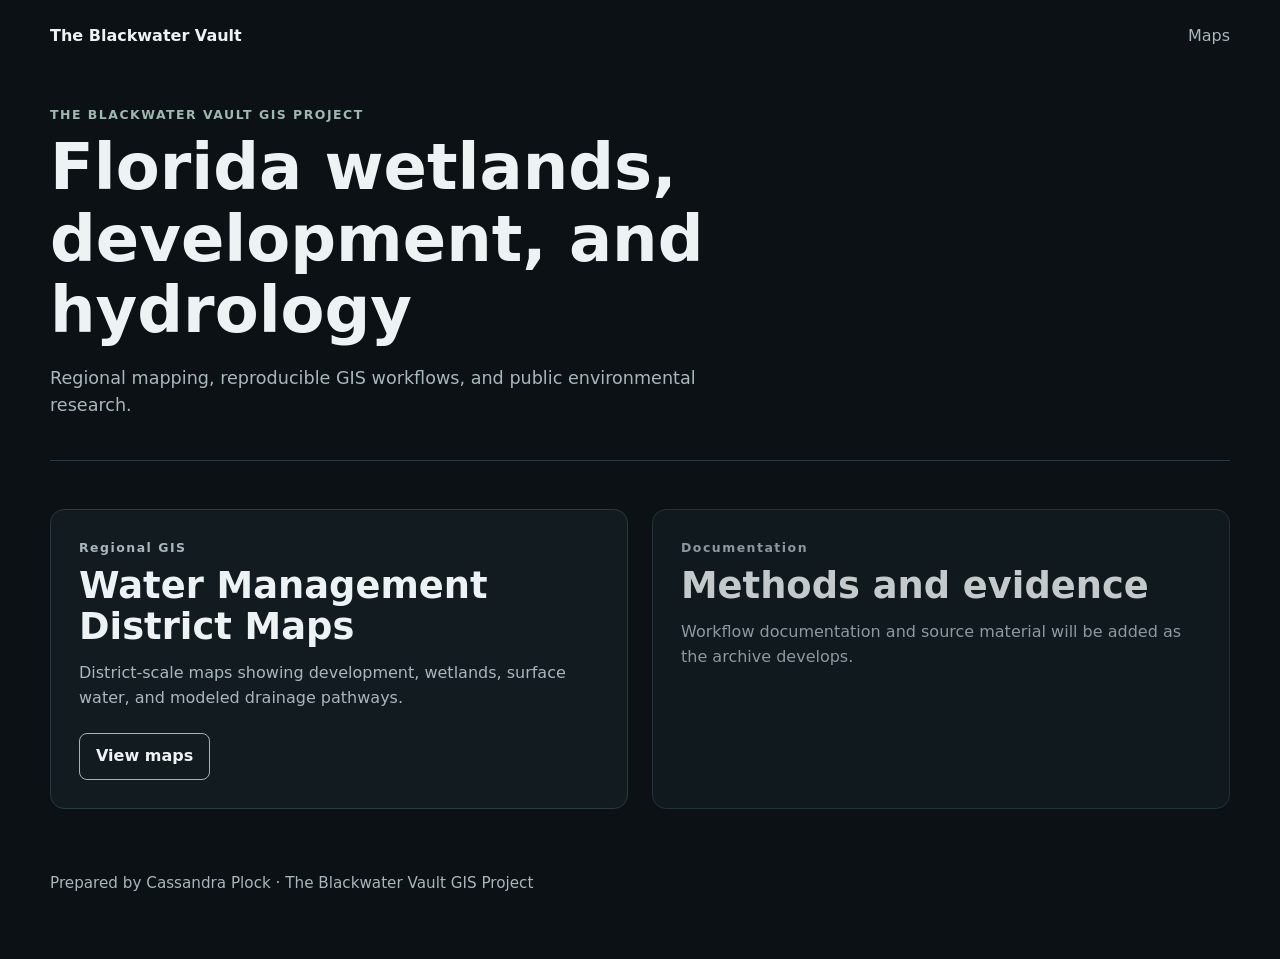
<file: index.html>
<!doctype html>
<html lang="en">
<head>
  <meta charset="utf-8">
  <meta name="viewport" content="width=device-width, initial-scale=1">
  <meta name="description" content="The Blackwater Vault GIS Project: Florida wetlands, development pressure, and regional hydrologic mapping.">
  <title>The Blackwater Vault</title>
  <link rel="stylesheet" href="styles.css">
</head>
<body>
  <header class="site-header">
    <nav class="site-nav" aria-label="Primary navigation">
      <a class="brand" href="index.html">The Blackwater Vault</a>
      <a href="maps.html">Maps</a>
    </nav>
    <p class="eyebrow">THE BLACKWATER VAULT GIS PROJECT</p>
    <h1>Florida wetlands, development, and hydrology</h1>
    <p class="intro">Regional mapping, reproducible GIS workflows, and public environmental research.</p>
  </header>

  <main>
    <section class="home-grid" aria-label="Project areas">
      <article class="feature-card">
        <p class="map-number">Regional GIS</p>
        <h2>Water Management District Maps</h2>
        <p>District-scale maps showing development, wetlands, surface water, and modeled drainage pathways.</p>
        <a class="button" href="maps.html">View maps</a>
      </article>

      <article class="feature-card muted-card">
        <p class="map-number">Documentation</p>
        <h2>Methods and evidence</h2>
        <p>Workflow documentation and source material will be added as the archive develops.</p>
      </article>
    </section>
  </main>

  <footer>
    <p>Prepared by Cassandra Plock · The Blackwater Vault GIS Project</p>
  </footer>
</body>
</html>
</file>
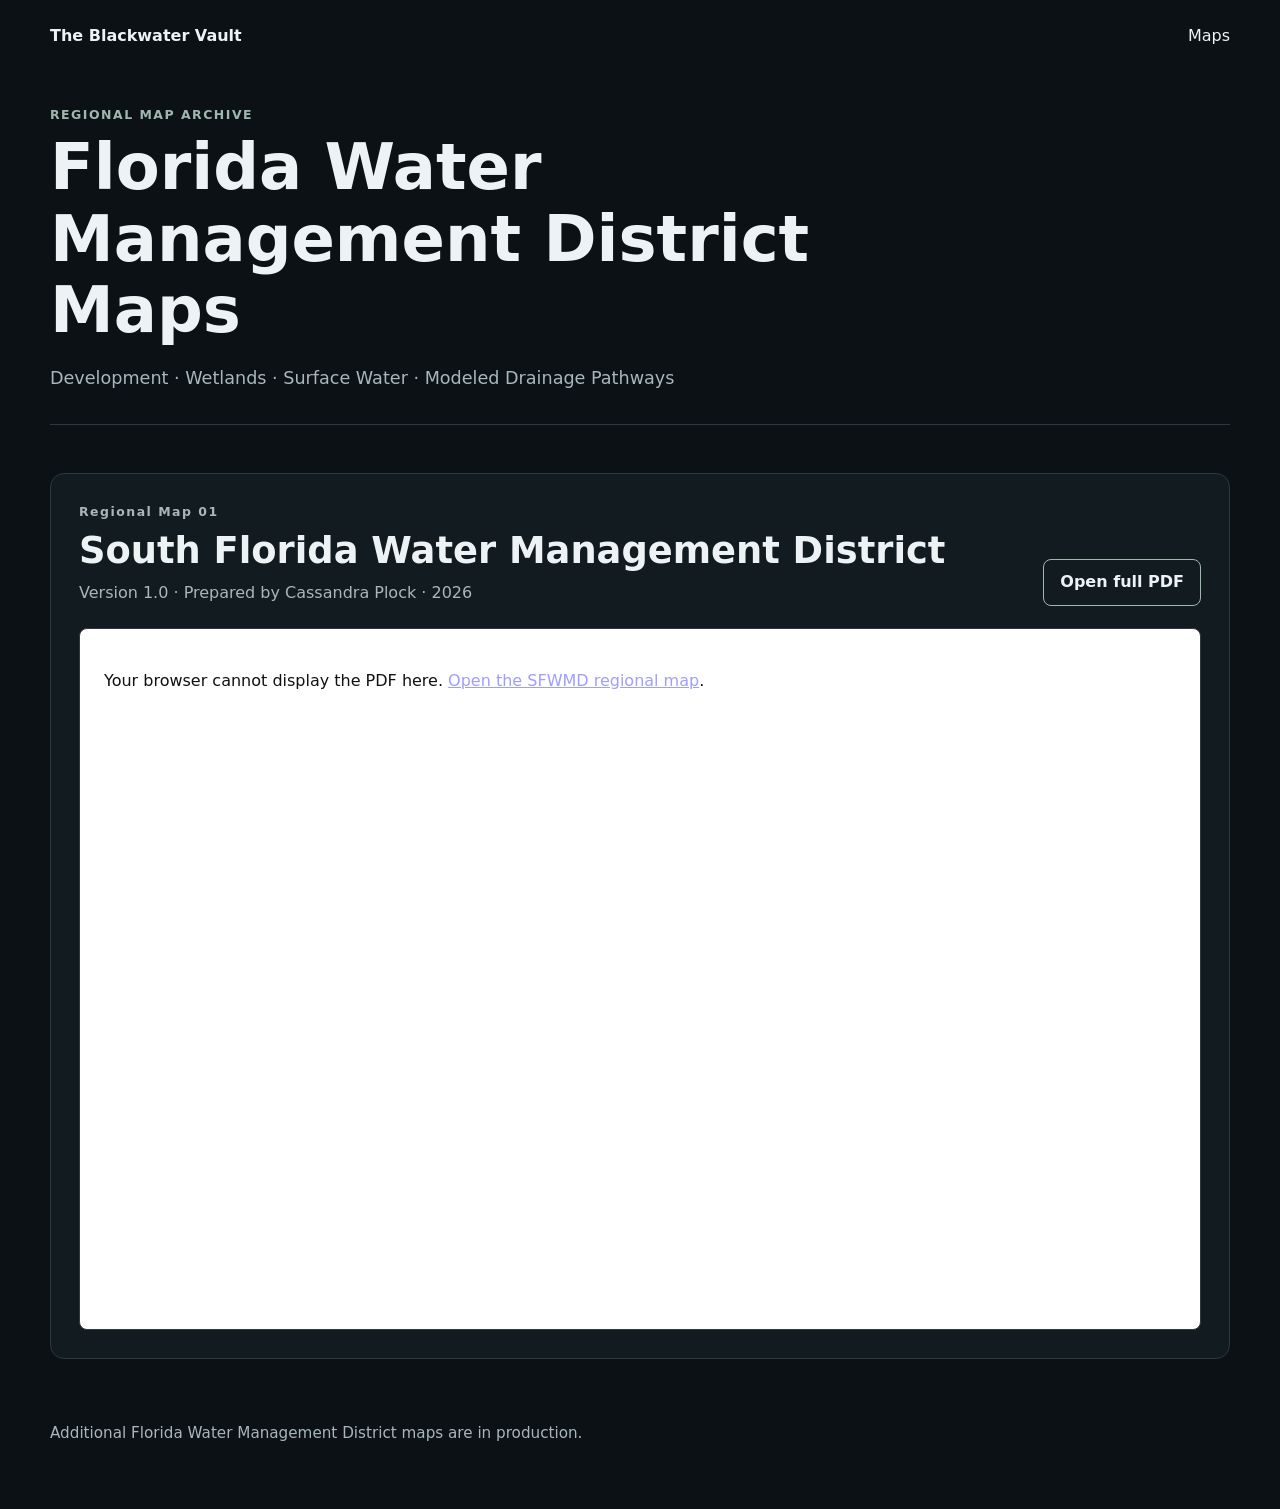
<file: maps.html>
<!doctype html>
<html lang="en">
<head>
  <meta charset="utf-8">
  <meta name="viewport" content="width=device-width, initial-scale=1">
  <meta name="description" content="Regional Florida GIS maps from The Blackwater Vault GIS Project.">
  <title>Maps | The Blackwater Vault</title>
  <link rel="stylesheet" href="styles.css">
</head>
<body>
  <header class="site-header compact-header">
    <nav class="site-nav" aria-label="Primary navigation">
      <a class="brand" href="index.html">The Blackwater Vault</a>
      <a aria-current="page" href="maps.html">Maps</a>
    </nav>
    <p class="eyebrow">REGIONAL MAP ARCHIVE</p>
    <h1>Florida Water Management District Maps</h1>
    <p class="intro">Development · Wetlands · Surface Water · Modeled Drainage Pathways</p>
  </header>

  <main>
    <section class="map-section" aria-labelledby="sfwmd-title">
      <div class="section-heading">
        <div>
          <p class="map-number">Regional Map 01</p>
          <h2 id="sfwmd-title">South Florida Water Management District</h2>
          <p>Version 1.0 · Prepared by Cassandra Plock · 2026</p>
        </div>
        <a class="button" href="maps/SFWMD%20Regional%20Final.pdf" target="_blank" rel="noopener">Open full PDF</a>
      </div>

      <div class="pdf-frame">
        <object data="maps/SFWMD%20Regional%20Final.pdf#view=FitH" type="application/pdf">
          <p>Your browser cannot display the PDF here. <a href="maps/SFWMD%20Regional%20Final.pdf">Open the SFWMD regional map</a>.</p>
        </object>
      </div>
    </section>
  </main>

  <footer>
    <p>Additional Florida Water Management District maps are in production.</p>
  </footer>
</body>
</html>
</file>
<file: styles.css>
:root {
  color-scheme: dark;
  --background: #0b1114;
  --panel: #121b20;
  --text: #edf3f5;
  --muted: #a9b7bd;
  --line: #2b3940;
  --accent: #9fb8ad;
}

* {
  box-sizing: border-box;
}

body {
  margin: 0;
  background: var(--background);
  color: var(--text);
  font-family: system-ui, -apple-system, BlinkMacSystemFont, "Segoe UI", sans-serif;
  line-height: 1.55;
}

.site-header,
main,
footer {
  width: min(1180px, calc(100% - 32px));
  margin-inline: auto;
}

.site-header {
  padding: 24px 0 40px;
  border-bottom: 1px solid var(--line);
}

.compact-header {
  padding-bottom: 32px;
}

.site-nav {
  display: flex;
  align-items: center;
  justify-content: space-between;
  gap: 24px;
  margin-bottom: 56px;
}

.site-nav a {
  color: var(--muted);
  text-decoration: none;
}

.site-nav a:hover,
.site-nav a:focus-visible,
.site-nav a[aria-current="page"] {
  color: var(--text);
}

.site-nav .brand {
  color: var(--text);
  font-weight: 700;
}

.eyebrow,
.map-number {
  margin: 0 0 8px;
  color: var(--accent);
  font-size: 0.78rem;
  font-weight: 700;
  letter-spacing: 0.12em;
}

h1,
h2 {
  margin: 0;
  line-height: 1.12;
}

h1 {
  max-width: 850px;
  font-size: clamp(2rem, 5vw, 4.4rem);
  font-weight: 650;
}

h2 {
  font-size: clamp(1.45rem, 3vw, 2.3rem);
}

.intro,
.section-heading p,
.feature-card p,
.caption,
footer {
  color: var(--muted);
}

.intro {
  max-width: 700px;
  margin: 18px 0 0;
  font-size: 1.1rem;
}

main {
  padding: 48px 0 24px;
}

.home-grid {
  display: grid;
  grid-template-columns: repeat(2, minmax(0, 1fr));
  gap: 24px;
}

.feature-card,
.map-section {
  padding: 28px;
  background: var(--panel);
  border: 1px solid var(--line);
  border-radius: 14px;
}

.feature-card p:not(.map-number) {
  margin: 14px 0 22px;
}

.muted-card {
  opacity: 0.82;
}

.section-heading {
  display: flex;
  align-items: flex-end;
  justify-content: space-between;
  gap: 24px;
  margin-bottom: 22px;
}

.section-heading p:not(.map-number) {
  margin: 10px 0 0;
}

.button {
  display: inline-flex;
  align-items: center;
  justify-content: center;
  flex: 0 0 auto;
  min-height: 44px;
  padding: 10px 16px;
  border: 1px solid var(--accent);
  border-radius: 8px;
  color: var(--text);
  font-weight: 650;
  text-decoration: none;
}

.button:hover,
.button:focus-visible {
  background: var(--accent);
  color: #0b1114;
}

.pdf-frame {
  overflow: hidden;
  height: min(78vh, 820px);
  min-height: 520px;
  background: #ffffff;
  border: 1px solid var(--line);
  border-radius: 8px;
}

.pdf-frame object {
  width: 100%;
  height: 100%;
  border: 0;
}

.pdf-frame p {
  padding: 24px;
  color: #111;
}

.caption {
  margin: 14px 0 0;
  font-size: 0.9rem;
}

footer {
  padding: 24px 0 48px;
  font-size: 0.95rem;
}

@media (max-width: 760px) {
  .site-nav {
    margin-bottom: 36px;
  }

  .home-grid {
    grid-template-columns: 1fr;
  }

  .map-section,
  .feature-card {
    padding: 18px;
  }

  .section-heading {
    display: block;
  }

  .button {
    width: 100%;
    margin-top: 18px;
  }

  .pdf-frame {
    height: 68vh;
    min-height: 430px;
  }
}
</file>
